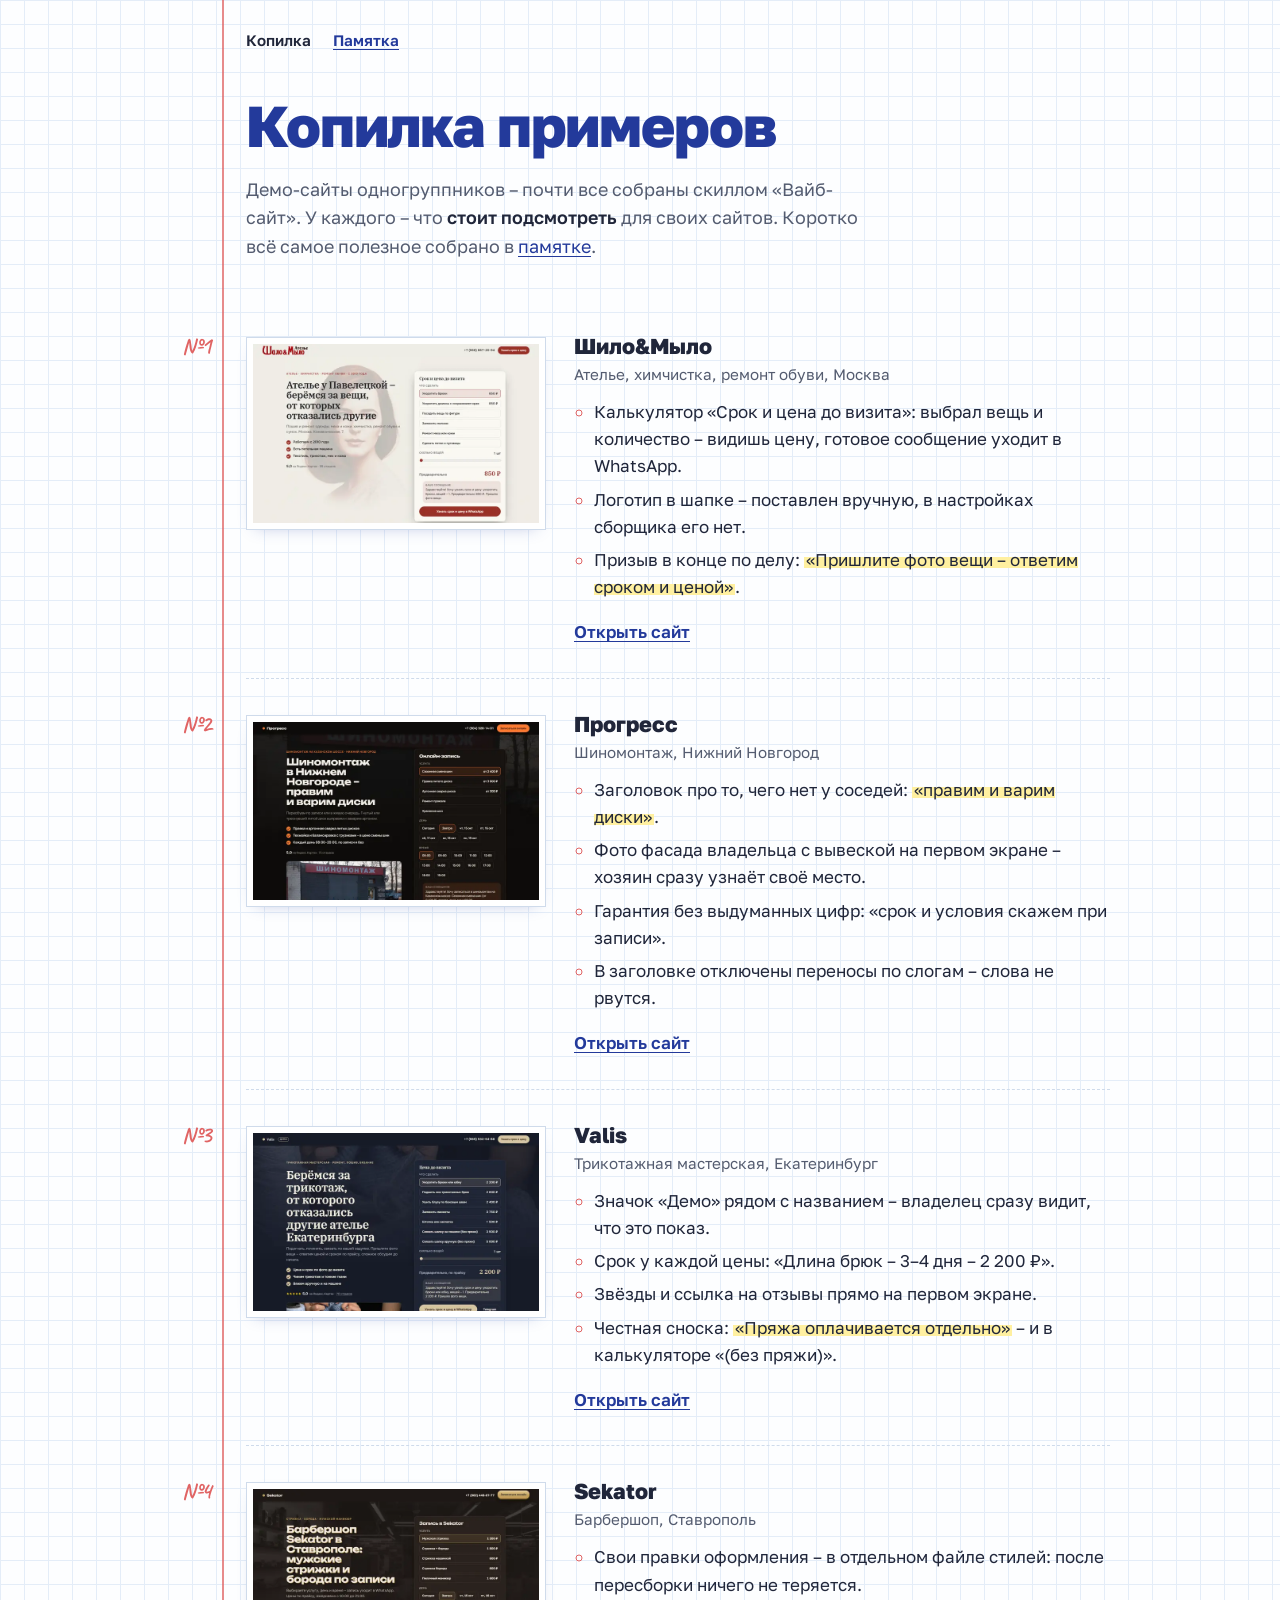
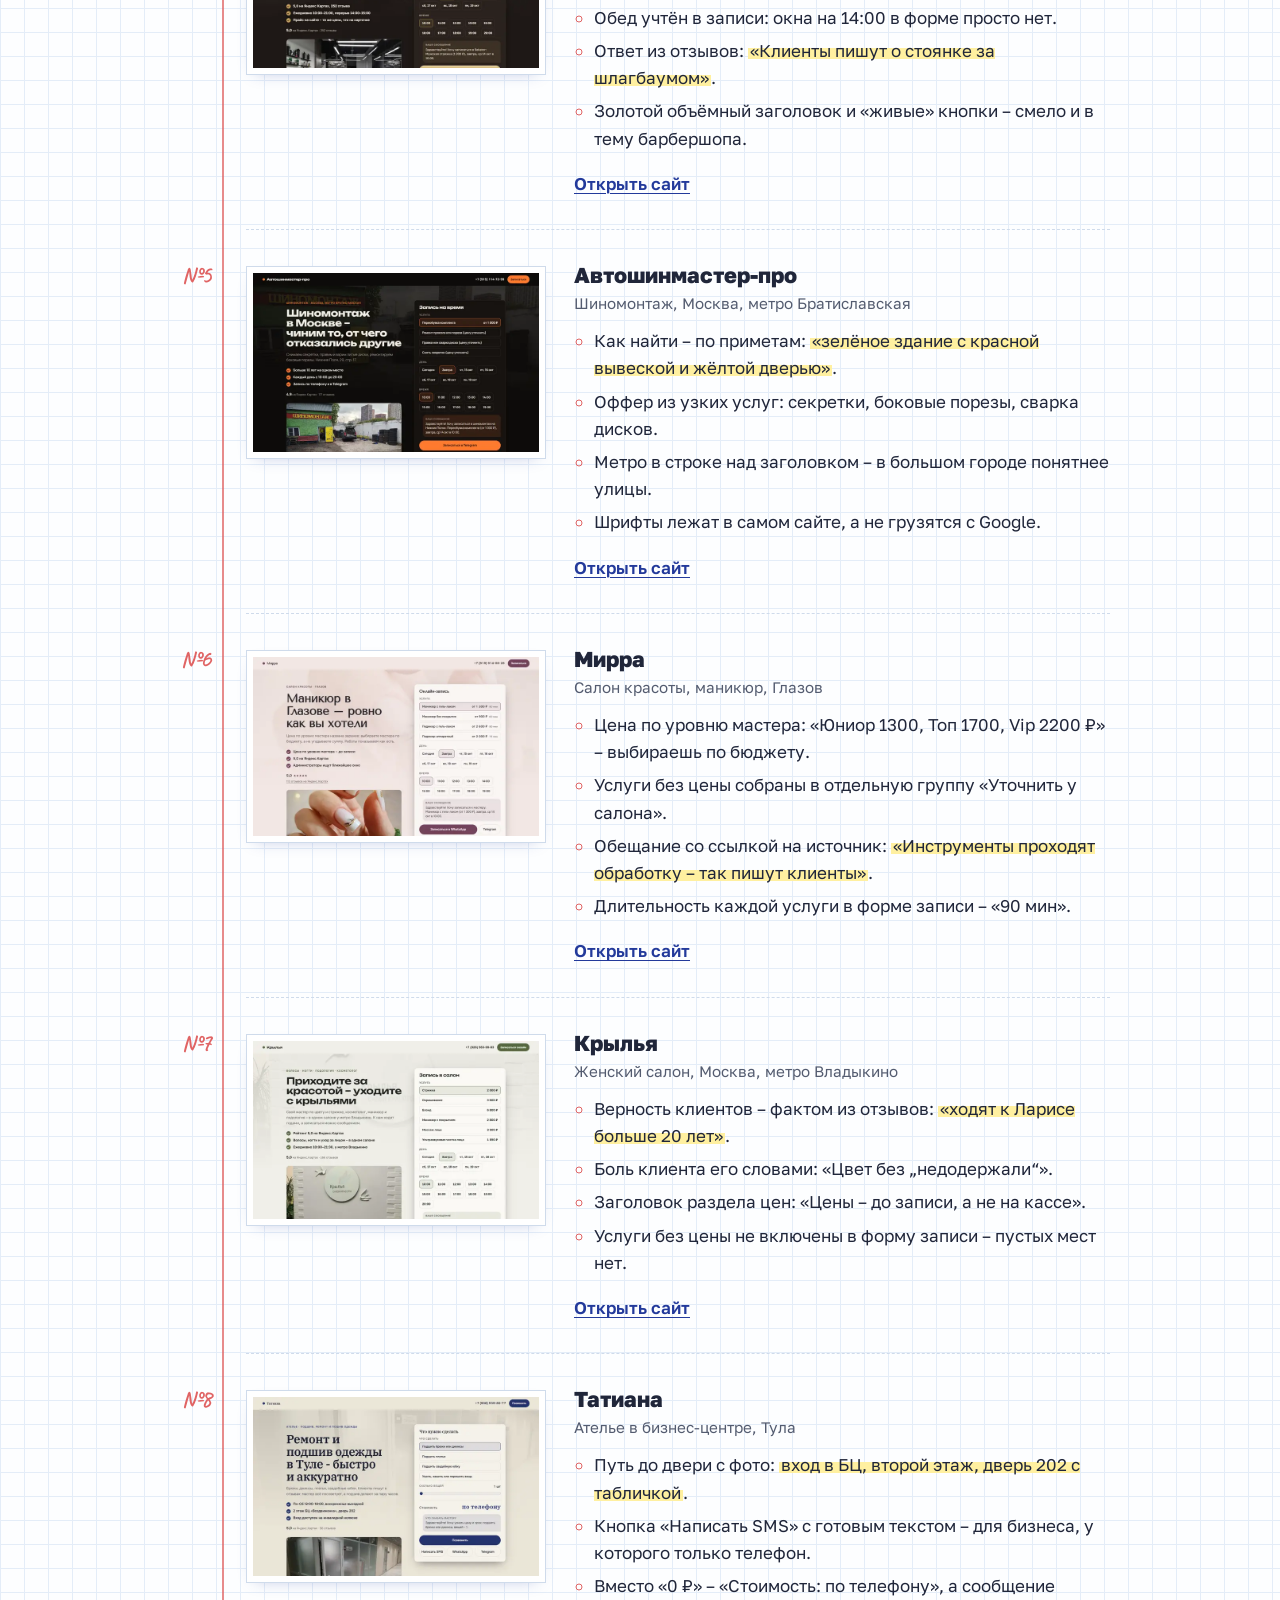
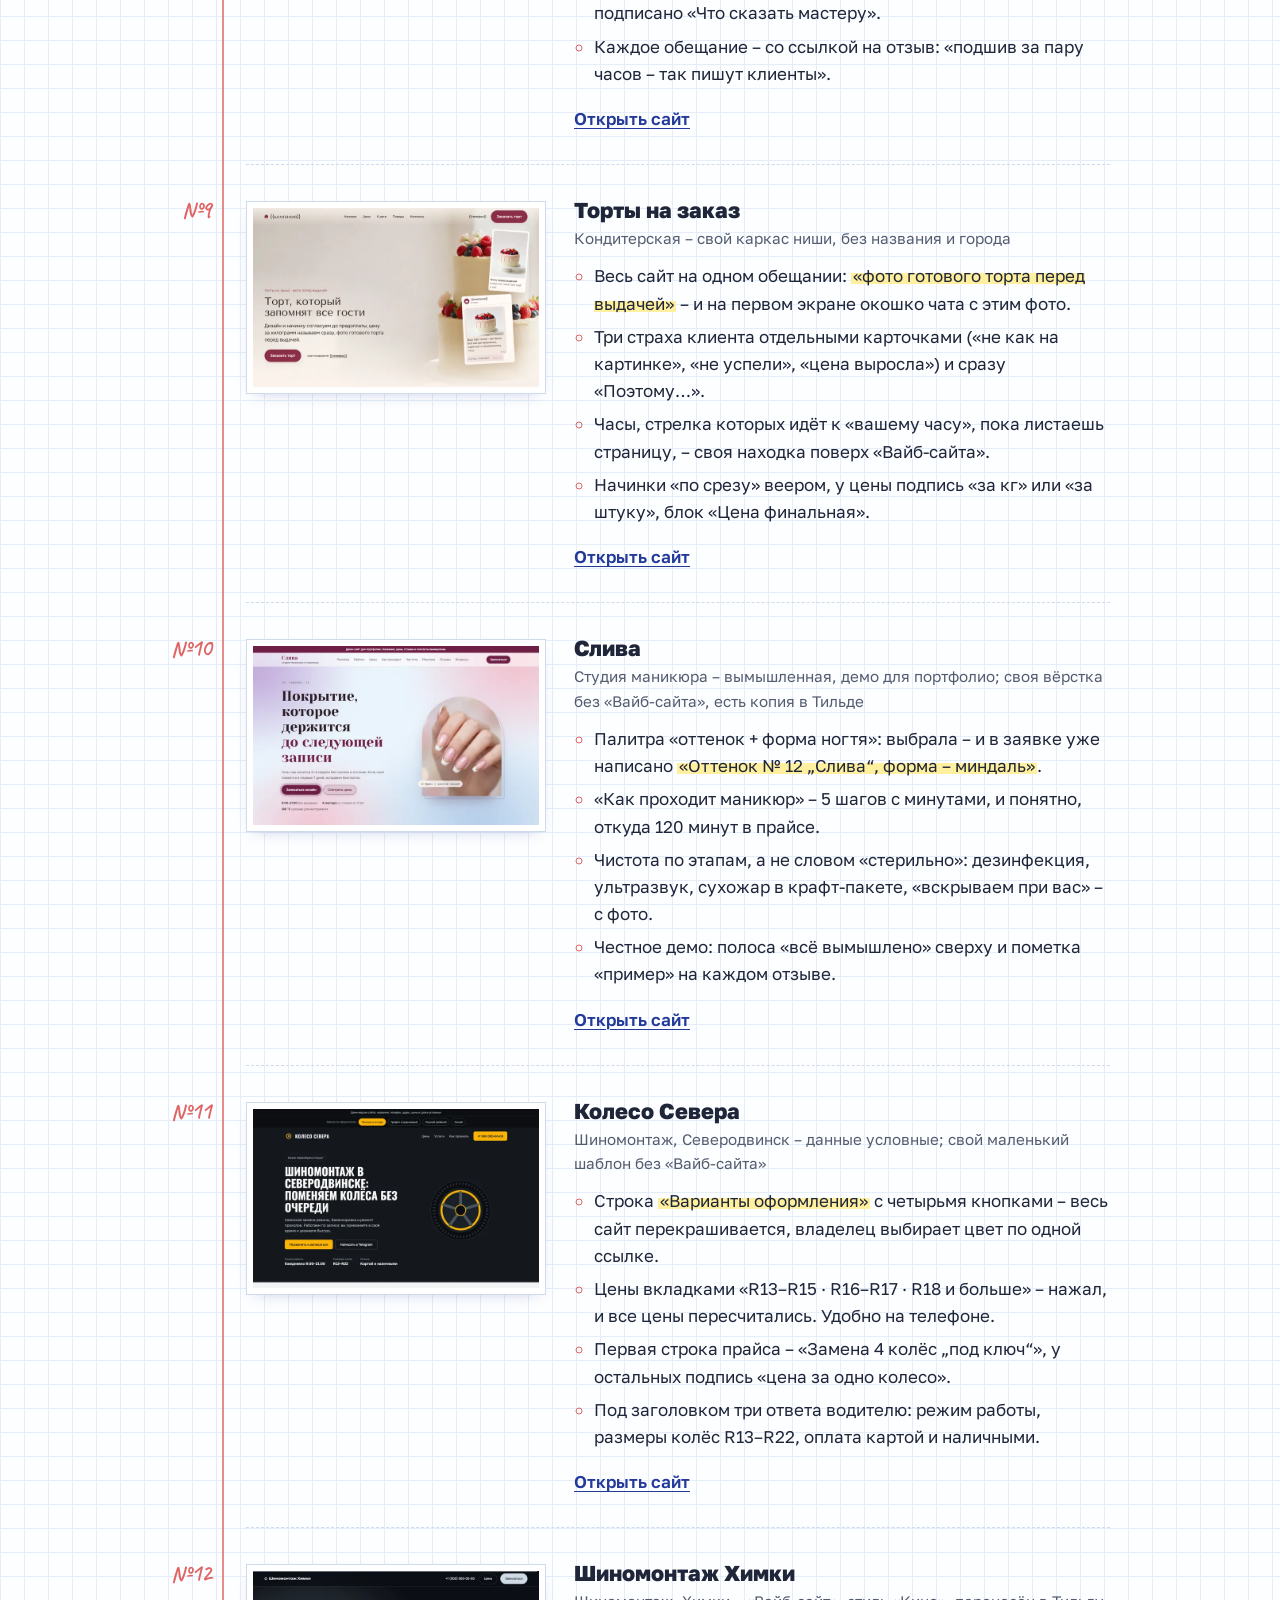
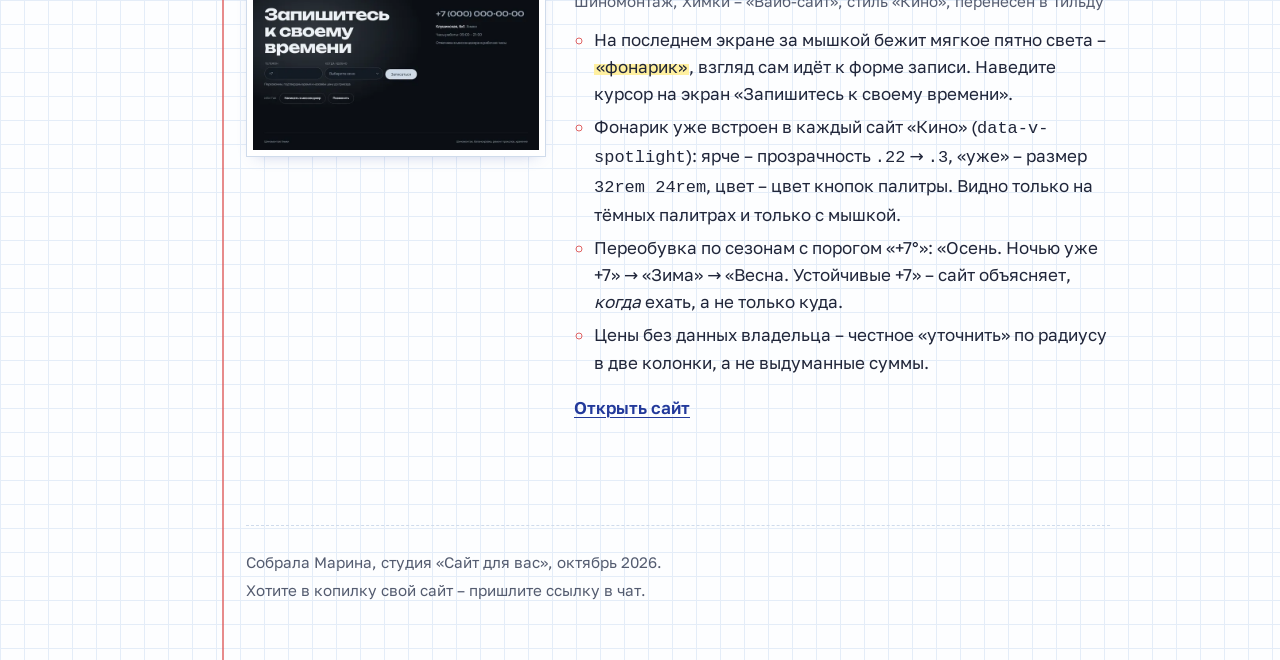
<file: index.html>
<!doctype html>
<html lang="ru">
<head>
<meta charset="utf-8">
<meta name="viewport" content="width=device-width, initial-scale=1">
<title>Копилка примеров – сайты одногруппников</title>
<meta name="description" content="Двенадцать демо-сайтов одногруппников и что в каждом стоит подсмотреть для своих сайтов.">
<meta property="og:title" content="Копилка примеров – сайты одногруппников">
<meta property="og:description" content="Двенадцать демо-сайтов и что в каждом стоит подсмотреть: заголовки, путь до двери, кнопка SMS, честные цены, «фонарик» за курсором.">
<meta property="og:type" content="website">
<meta name="robots" content="noindex, nofollow">
<link rel="icon" href="data:image/svg+xml,%3Csvg xmlns='http://www.w3.org/2000/svg' viewBox='0 0 32 32'%3E%3Crect width='32' height='32' rx='6' fill='%23233a9b'/%3E%3Cpath d='M9 6v20' stroke='%23e06464' stroke-width='2'/%3E%3C/svg%3E">
<link rel="stylesheet" href="assets/fonts/fonts.css">
<link rel="stylesheet" href="style.css">
</head>
<body>
<main class="page">
  <nav class="nav" aria-label="Страницы">
    <a href="./" aria-current="page">Копилка</a>
    <a href="pamyatka.html">Памятка</a>
  </nav>

  <h1>Копилка примеров</h1>
  <p class="lead">Демо-сайты одногруппников – почти все собраны скиллом «Вайб-сайт». У каждого – что <strong>стоит подсмотреть</strong> для своих сайтов. Коротко всё самое полезное собрано в <a href="pamyatka.html">памятке</a>.</p>

  <ol class="clips">
    <li class="clip">
      <span class="note" aria-hidden="true">№1</span>
      <a class="shot" href="https://vineravip2018-jpg.github.io/shilo-mylo/" target="_blank" rel="noopener"><img src="assets/shots/shilo-mylo.webp" alt="Первый экран сайта ателье «Шило&amp;Мыло»" width="720" height="450" loading="lazy"></a>
      <div>
        <h3>Шило&amp;Мыло</h3>
        <p class="where">Ателье, химчистка, ремонт обуви, Москва</p>
        <ul>
          <li>Калькулятор «Срок и цена до визита»: выбрал вещь и количество – видишь цену, готовое сообщение уходит в WhatsApp.</li>
          <li>Логотип в шапке – поставлен вручную, в настройках сборщика его нет.</li>
          <li>Призыв в конце по делу: <mark>«Пришлите фото вещи – ответим сроком и ценой»</mark>.</li>
        </ul>
        <a class="open" href="https://vineravip2018-jpg.github.io/shilo-mylo/" target="_blank" rel="noopener">Открыть сайт</a>
      </div>
    </li>

    <li class="clip">
      <span class="note" aria-hidden="true">№2</span>
      <a class="shot" href="https://erzhevsky-glitch.github.io/shinomontazh-n-n-progress-prodayuschiy/" target="_blank" rel="noopener"><img src="assets/shots/progress.webp" alt="Первый экран сайта шиномонтажа «Прогресс»" width="720" height="450" loading="lazy"></a>
      <div>
        <h3>Прогресс</h3>
        <p class="where">Шиномонтаж, Нижний Новгород</p>
        <ul>
          <li>Заголовок про то, чего нет у соседей: <mark>«правим и варим диски»</mark>.</li>
          <li>Фото фасада владельца с вывеской на первом экране – хозяин сразу узнаёт своё место.</li>
          <li>Гарантия без выдуманных цифр: «срок и условия скажем при записи».</li>
          <li>В заголовке отключены переносы по слогам – слова не рвутся.</li>
        </ul>
        <a class="open" href="https://erzhevsky-glitch.github.io/shinomontazh-n-n-progress-prodayuschiy/" target="_blank" rel="noopener">Открыть сайт</a>
      </div>
    </li>

    <li class="clip">
      <span class="note" aria-hidden="true">№3</span>
      <a class="shot" href="https://matros-smg.github.io/valis/" target="_blank" rel="noopener"><img src="assets/shots/valis.webp" alt="Первый экран сайта трикотажной мастерской Valis" width="720" height="450" loading="lazy"></a>
      <div>
        <h3>Valis</h3>
        <p class="where">Трикотажная мастерская, Екатеринбург</p>
        <ul>
          <li>Значок «Демо» рядом с названием – владелец сразу видит, что это показ.</li>
          <li>Срок у каждой цены: «Длина брюк – 3–4 дня – 2 200 ₽».</li>
          <li>Звёзды и ссылка на отзывы прямо на первом экране.</li>
          <li>Честная сноска: <mark>«Пряжа оплачивается отдельно»</mark> – и в калькуляторе «(без пряжи)».</li>
        </ul>
        <a class="open" href="https://matros-smg.github.io/valis/" target="_blank" rel="noopener">Открыть сайт</a>
      </div>
    </li>

    <li class="clip">
      <span class="note" aria-hidden="true">№4</span>
      <a class="shot" href="https://andreikovalev68.github.io/sekator/" target="_blank" rel="noopener"><img src="assets/shots/sekator.webp" alt="Первый экран сайта барбершопа Sekator" width="720" height="450" loading="lazy"></a>
      <div>
        <h3>Sekator</h3>
        <p class="where">Барбершоп, Ставрополь</p>
        <ul>
          <li>Свои правки оформления – в отдельном файле стилей: после пересборки ничего не теряется.</li>
          <li>Обед учтён в записи: окна на 14:00 в форме просто нет.</li>
          <li>Ответ из отзывов: <mark>«Клиенты пишут о стоянке за шлагбаумом»</mark>.</li>
          <li>Золотой объёмный заголовок и «живые» кнопки – смело и в тему барбершопа.</li>
        </ul>
        <a class="open" href="https://andreikovalev68.github.io/sekator/" target="_blank" rel="noopener">Открыть сайт</a>
      </div>
    </li>

    <li class="clip">
      <span class="note" aria-hidden="true">№5</span>
      <a class="shot" href="https://allaulyanova.github.io/shinomontazh/" target="_blank" rel="noopener"><img src="assets/shots/avtoshinmaster.webp" alt="Первый экран сайта шиномонтажа «Автошинмастер-про»" width="720" height="450" loading="lazy"></a>
      <div>
        <h3>Автошинмастер-про</h3>
        <p class="where">Шиномонтаж, Москва, метро Братиславская</p>
        <ul>
          <li>Как найти – по приметам: <mark>«зелёное здание с красной вывеской и жёлтой дверью»</mark>.</li>
          <li>Оффер из узких услуг: секретки, боковые порезы, сварка дисков.</li>
          <li>Метро в строке над заголовком – в большом городе понятнее улицы.</li>
          <li>Шрифты лежат в самом сайте, а не грузятся с Google.</li>
        </ul>
        <a class="open" href="https://allaulyanova.github.io/shinomontazh/" target="_blank" rel="noopener">Открыть сайт</a>
      </div>
    </li>

    <li class="clip">
      <span class="note" aria-hidden="true">№6</span>
      <a class="shot" href="https://tuzir2022-creator.github.io/mirra/prod/" target="_blank" rel="noopener"><img src="assets/shots/mirra.webp" alt="Первый экран сайта салона красоты «Мирра»" width="720" height="450" loading="lazy"></a>
      <div>
        <h3>Мирра</h3>
        <p class="where">Салон красоты, маникюр, Глазов</p>
        <ul>
          <li>Цена по уровню мастера: «Юниор 1300, Топ 1700, Vip 2200 ₽» – выбираешь по бюджету.</li>
          <li>Услуги без цены собраны в отдельную группу «Уточнить у салона».</li>
          <li>Обещание со ссылкой на источник: <mark>«Инструменты проходят обработку – так пишут клиенты»</mark>.</li>
          <li>Длительность каждой услуги в форме записи – «90 мин».</li>
        </ul>
        <a class="open" href="https://tuzir2022-creator.github.io/mirra/prod/" target="_blank" rel="noopener">Открыть сайт</a>
      </div>
    </li>

    <li class="clip">
      <span class="note" aria-hidden="true">№7</span>
      <a class="shot" href="https://max19761007.github.io/wings/" target="_blank" rel="noopener"><img src="assets/shots/krylya.webp" alt="Первый экран сайта салона «Крылья»" width="720" height="450" loading="lazy"></a>
      <div>
        <h3>Крылья</h3>
        <p class="where">Женский салон, Москва, метро Владыкино</p>
        <ul>
          <li>Верность клиентов – фактом из отзывов: <mark>«ходят к Ларисе больше 20 лет»</mark>.</li>
          <li>Боль клиента его словами: «Цвет без „недодержали“».</li>
          <li>Заголовок раздела цен: «Цены – до записи, а не на кассе».</li>
          <li>Услуги без цены не включены в форму записи – пустых мест нет.</li>
        </ul>
        <a class="open" href="https://max19761007.github.io/wings/" target="_blank" rel="noopener">Открыть сайт</a>
      </div>
    </li>

    <li class="clip">
      <span class="note" aria-hidden="true">№8</span>
      <a class="shot" href="https://stomlr64-bit.github.io/tatiana/" target="_blank" rel="noopener"><img src="assets/shots/tatiana.webp" alt="Первый экран сайта ателье «Татиана»" width="720" height="450" loading="lazy"></a>
      <div>
        <h3>Татиана</h3>
        <p class="where">Ателье в бизнес-центре, Тула</p>
        <ul>
          <li>Путь до двери с фото: <mark>вход в БЦ, второй этаж, дверь 202 с табличкой</mark>.</li>
          <li>Кнопка «Написать SMS» с готовым текстом – для бизнеса, у которого только телефон.</li>
          <li>Вместо «0 ₽» – «Стоимость: по телефону», а сообщение подписано «Что сказать мастеру».</li>
          <li>Каждое обещание – со ссылкой на отзыв: «подшив за пару часов – так пишут клиенты».</li>
        </ul>
        <a class="open" href="https://stomlr64-bit.github.io/tatiana/" target="_blank" rel="noopener">Открыть сайт</a>
      </div>
    </li>

    <li class="clip">
      <span class="note" aria-hidden="true">№9</span>
      <a class="shot" href="https://annanatroshvili24-afk.github.io/cakes-demo/" target="_blank" rel="noopener"><img src="assets/shots/torty.webp" alt="Первый экран каркаса сайта «Торты на заказ»" width="720" height="450" loading="lazy"></a>
      <div>
        <h3>Торты на заказ</h3>
        <p class="where">Кондитерская – свой каркас ниши, без названия и города</p>
        <ul>
          <li>Весь сайт на одном обещании: <mark>«фото готового торта перед выдачей»</mark> – и на первом экране окошко чата с этим фото.</li>
          <li>Три страха клиента отдельными карточками («не как на картинке», «не успели», «цена выросла») и сразу «Поэтому…».</li>
          <li>Часы, стрелка которых идёт к «вашему часу», пока листаешь страницу, – своя находка поверх «Вайб-сайта».</li>
          <li>Начинки «по срезу» веером, у цены подпись «за кг» или «за штуку», блок «Цена финальная».</li>
        </ul>
        <a class="open" href="https://annanatroshvili24-afk.github.io/cakes-demo/" target="_blank" rel="noopener">Открыть сайт</a>
      </div>
    </li>

    <li class="clip">
      <span class="note" aria-hidden="true">№10</span>
      <a class="shot" href="https://agnia777.github.io/test_websit_webcode/" target="_blank" rel="noopener"><img src="assets/shots/sliva.webp" alt="Первый экран демо-сайта студии маникюра «Слива»" width="720" height="450" loading="lazy"></a>
      <div>
        <h3>Слива</h3>
        <p class="where">Студия маникюра – вымышленная, демо для портфолио; своя вёрстка без «Вайб-сайта», есть копия в Тильде</p>
        <ul>
          <li>Палитра «оттенок + форма ногтя»: выбрала – и в заявке уже написано <mark>«Оттенок № 12 „Слива“, форма – миндаль»</mark>.</li>
          <li>«Как проходит маникюр» – 5 шагов с минутами, и понятно, откуда 120 минут в прайсе.</li>
          <li>Чистота по этапам, а не словом «стерильно»: дезинфекция, ультразвук, сухожар в крафт-пакете, «вскрываем при вас» – с фото.</li>
          <li>Честное демо: полоса «всё вымышлено» сверху и пометка «пример» на каждом отзыве.</li>
        </ul>
        <a class="open" href="https://agnia777.github.io/test_websit_webcode/" target="_blank" rel="noopener">Открыть сайт</a>
      </div>
    </li>

    <li class="clip">
      <span class="note" aria-hidden="true">№11</span>
      <a class="shot" href="https://elenahu9-afk.github.io/demo-shinomontazh/" target="_blank" rel="noopener"><img src="assets/shots/koleso-severa.webp" alt="Первый экран демо-сайта шиномонтажа «Колесо Севера»" width="720" height="450" loading="lazy"></a>
      <div>
        <h3>Колесо Севера</h3>
        <p class="where">Шиномонтаж, Северодвинск – данные условные; свой маленький шаблон без «Вайб-сайта»</p>
        <ul>
          <li>Строка <mark>«Варианты оформления»</mark> с четырьмя кнопками – весь сайт перекрашивается, владелец выбирает цвет по одной ссылке.</li>
          <li>Цены вкладками «R13–R15 · R16–R17 · R18 и больше» – нажал, и все цены пересчитались. Удобно на телефоне.</li>
          <li>Первая строка прайса – «Замена 4 колёс „под ключ“», у остальных подпись «цена за одно колесо».</li>
          <li>Под заголовком три ответа водителю: режим работы, размеры колёс R13–R22, оплата картой и наличными.</li>
        </ul>
        <a class="open" href="https://elenahu9-afk.github.io/demo-shinomontazh/" target="_blank" rel="noopener">Открыть сайт</a>
      </div>
    </li>

    <li class="clip">
      <span class="note" aria-hidden="true">№12</span>
      <a class="shot" href="https://hundredth-braw-lemon.tilda.ws/shinomontazh-demo" target="_blank" rel="noopener"><img src="assets/shots/khimki-fonarik.webp" alt="Последний экран демо-сайта шиномонтажа в Химках: пятно света за курсором" width="720" height="450" loading="lazy"></a>
      <div>
        <h3>Шиномонтаж Химки</h3>
        <p class="where">Шиномонтаж, Химки – «Вайб-сайт», стиль «Кино», перенесён в Тильду</p>
        <ul>
          <li>На последнем экране за мышкой бежит мягкое пятно света – <mark>«фонарик»</mark>, взгляд сам идёт к форме записи. Наведите курсор на экран «Запишитесь к своему времени».</li>
          <li>Фонарик уже встроен в каждый сайт «Кино» (<code>data-v-spotlight</code>): ярче – прозрачность <code>.22</code> → <code>.3</code>, «уже» – размер <code>32rem 24rem</code>, цвет – цвет кнопок палитры. Видно только на тёмных палитрах и только с мышкой.</li>
          <li>Переобувка по сезонам с порогом «+7°»: «Осень. Ночью уже +7» → «Зима» → «Весна. Устойчивые +7» – сайт объясняет, <em>когда</em> ехать, а не только куда.</li>
          <li>Цены без данных владельца – честное «уточнить» по радиусу в две колонки, а не выдуманные суммы.</li>
        </ul>
        <a class="open" href="https://hundredth-braw-lemon.tilda.ws/shinomontazh-demo" target="_blank" rel="noopener">Открыть сайт</a>
      </div>
    </li>
  </ol>

  <footer class="foot">
    <p>Собрала Марина, студия «Сайт для вас», октябрь 2026.</p>
    <p>Хотите в копилку свой сайт – пришлите ссылку в чат.</p>
  </footer>
</main>
</body>
</html>
</file>
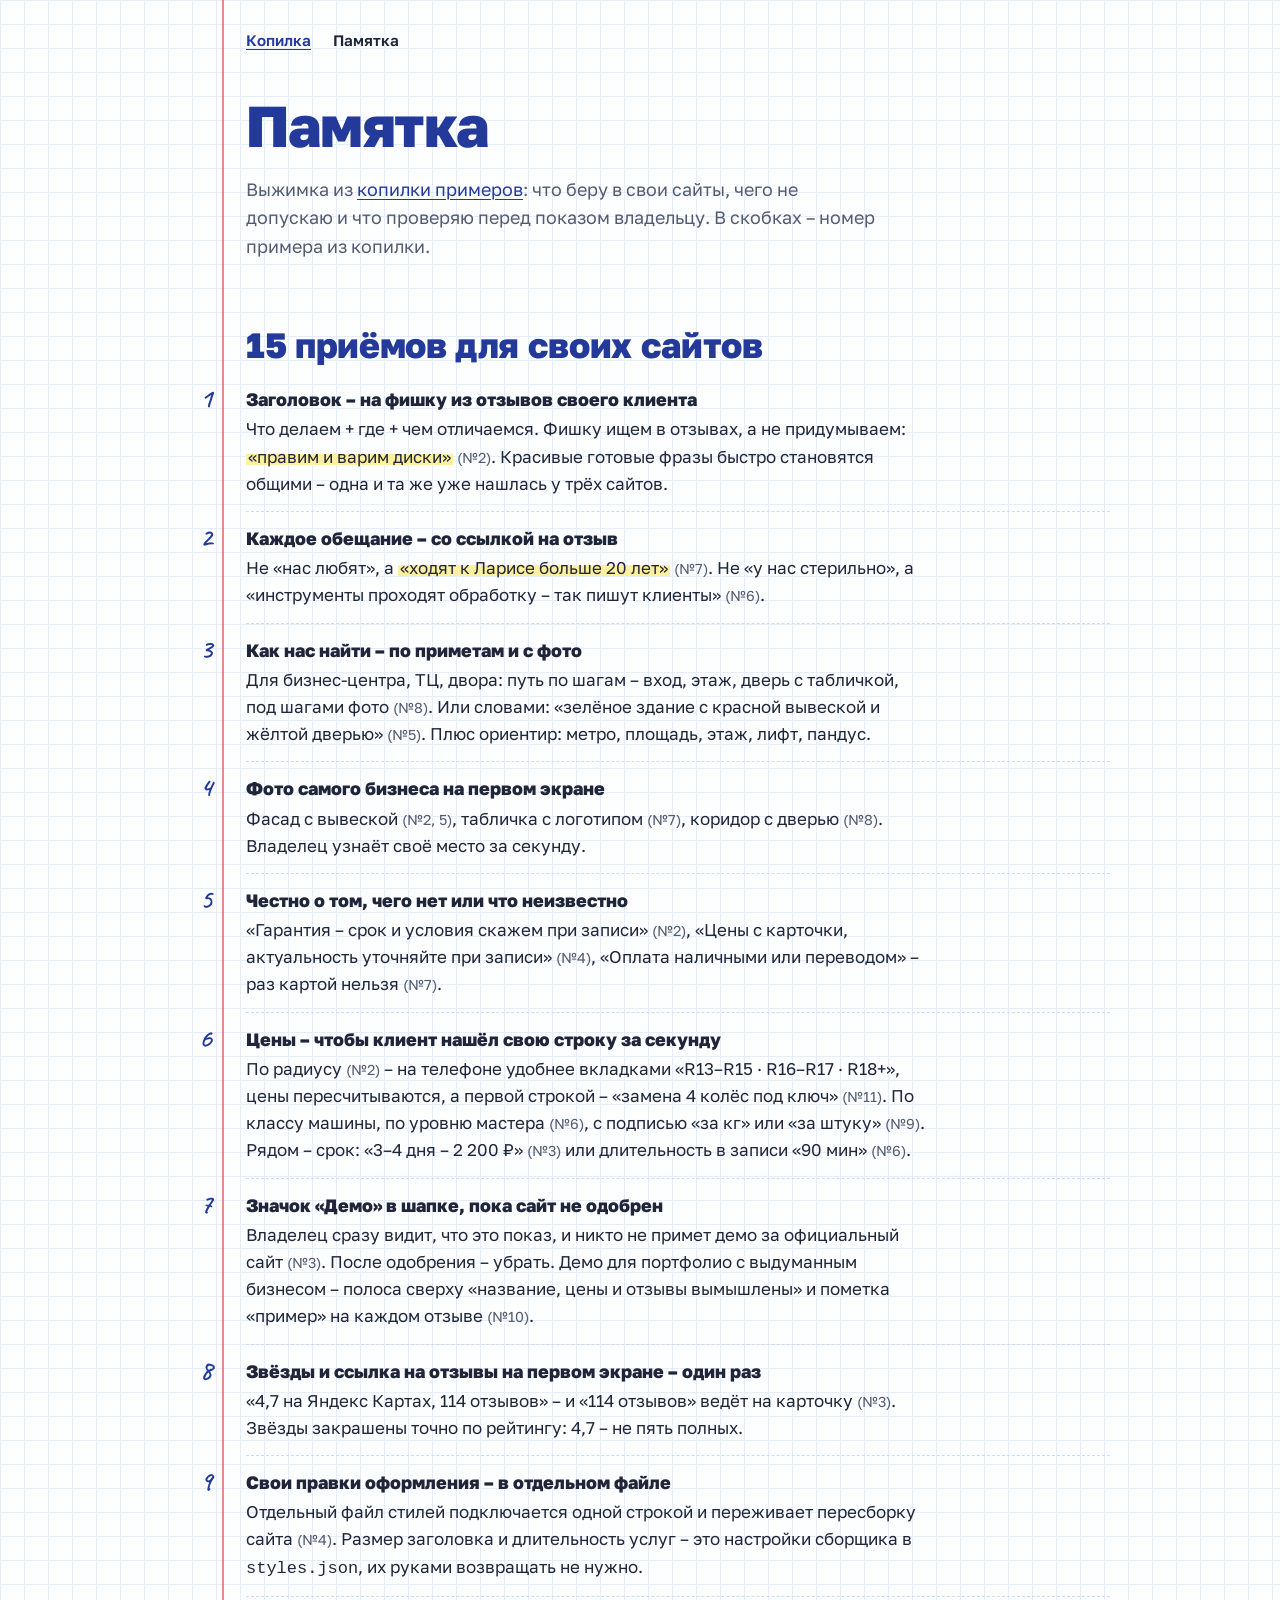
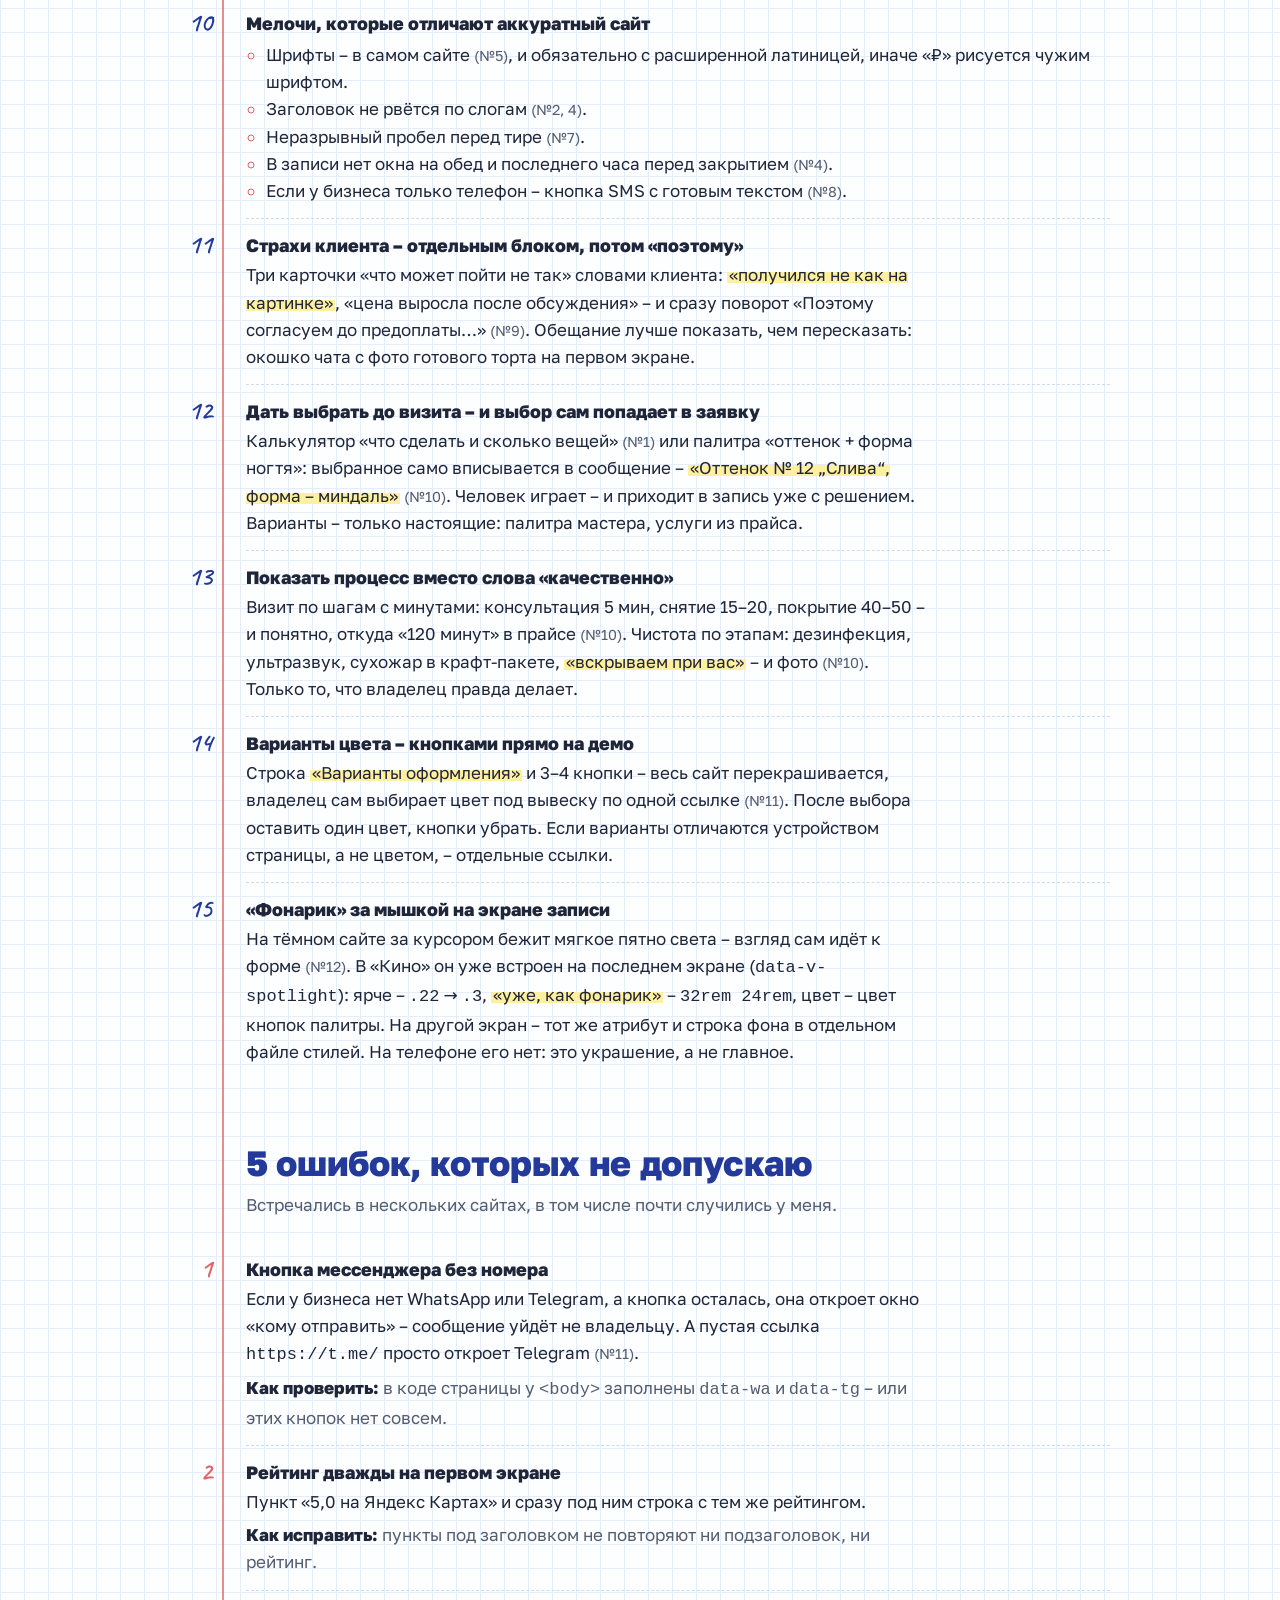
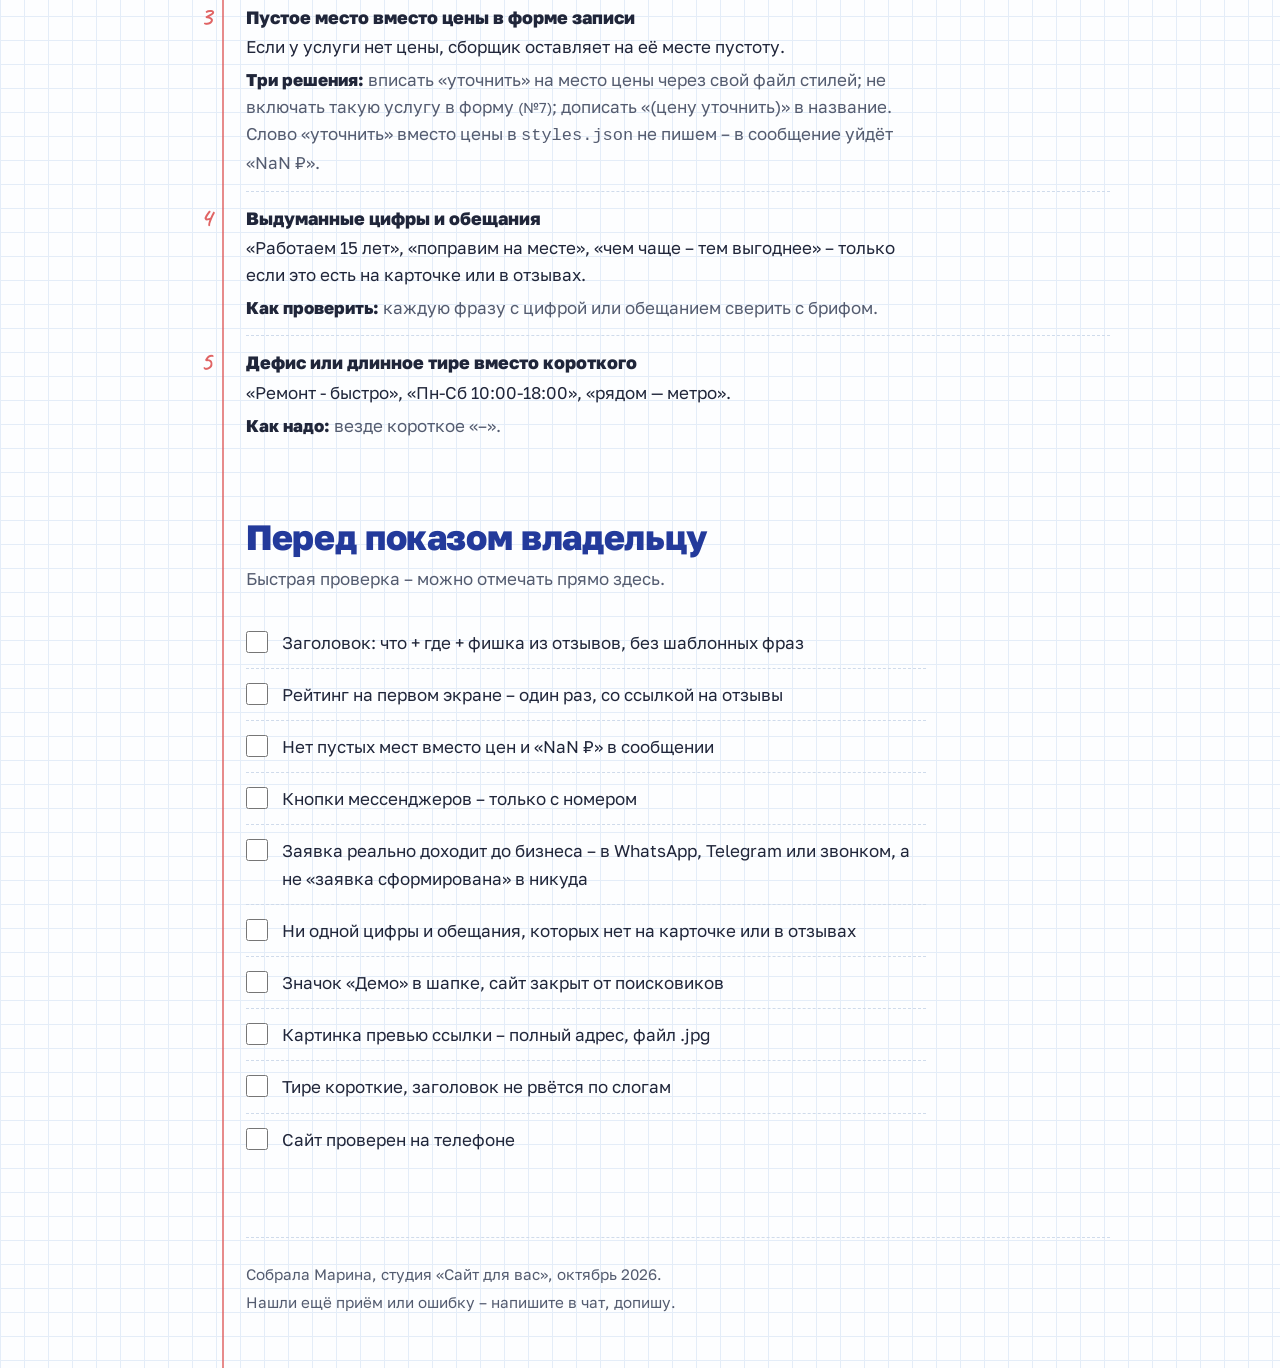
<file: pamyatka.html>
<!doctype html>
<html lang="ru">
<head>
<meta charset="utf-8">
<meta name="viewport" content="width=device-width, initial-scale=1">
<title>Памятка – 15 приёмов и 5 ошибок</title>
<meta name="description" content="Выжимка из копилки примеров: 15 приёмов для своих сайтов, 5 частых ошибок и чек-лист перед показом владельцу.">
<meta property="og:title" content="Памятка – 15 приёмов и 5 ошибок">
<meta property="og:description" content="Выжимка из копилки: что брать в свои сайты, чего не допускать и что проверить перед показом владельцу.">
<meta property="og:type" content="website">
<meta name="robots" content="noindex, nofollow">
<link rel="icon" href="data:image/svg+xml,%3Csvg xmlns='http://www.w3.org/2000/svg' viewBox='0 0 32 32'%3E%3Crect width='32' height='32' rx='6' fill='%23233a9b'/%3E%3Cpath d='M9 6v20' stroke='%23e06464' stroke-width='2'/%3E%3C/svg%3E">
<link rel="stylesheet" href="assets/fonts/fonts.css">
<link rel="stylesheet" href="style.css">
</head>
<body>
<main class="page">
  <nav class="nav" aria-label="Страницы">
    <a href="./">Копилка</a>
    <a href="pamyatka.html" aria-current="page">Памятка</a>
  </nav>

  <h1>Памятка</h1>
  <p class="lead">Выжимка из <a href="./">копилки примеров</a>: что беру в свои сайты, чего не допускаю и что проверяю перед показом владельцу. В скобках – номер примера из копилки.</p>

  <h2>15 приёмов для своих сайтов</h2>
  <ol class="tips">
    <li>
      <h3>Заголовок – на фишку из отзывов своего клиента</h3>
      <p>Что делаем + где + чем отличаемся. Фишку ищем в отзывах, а не придумываем: <mark>«правим и варим диски»</mark> <span class="src">(№2)</span>. Красивые готовые фразы быстро становятся общими – одна и та же уже нашлась у трёх сайтов.</p>
    </li>
    <li>
      <h3>Каждое обещание – со ссылкой на отзыв</h3>
      <p>Не «нас любят», а <mark>«ходят к Ларисе больше 20 лет»</mark> <span class="src">(№7)</span>. Не «у нас стерильно», а «инструменты проходят обработку – так пишут клиенты» <span class="src">(№6)</span>.</p>
    </li>
    <li>
      <h3>Как нас найти – по приметам и с фото</h3>
      <p>Для бизнес-центра, ТЦ, двора: путь по шагам – вход, этаж, дверь с табличкой, под шагами фото <span class="src">(№8)</span>. Или словами: «зелёное здание с красной вывеской и жёлтой дверью» <span class="src">(№5)</span>. Плюс ориентир: метро, площадь, этаж, лифт, пандус.</p>
    </li>
    <li>
      <h3>Фото самого бизнеса на первом экране</h3>
      <p>Фасад с вывеской <span class="src">(№2, 5)</span>, табличка с логотипом <span class="src">(№7)</span>, коридор с дверью <span class="src">(№8)</span>. Владелец узнаёт своё место за секунду.</p>
    </li>
    <li>
      <h3>Честно о том, чего нет или что неизвестно</h3>
      <p>«Гарантия – срок и условия скажем при записи» <span class="src">(№2)</span>, «Цены с карточки, актуальность уточняйте при записи» <span class="src">(№4)</span>, «Оплата наличными или переводом» – раз картой нельзя <span class="src">(№7)</span>.</p>
    </li>
    <li>
      <h3>Цены – чтобы клиент нашёл свою строку за секунду</h3>
      <p>По радиусу <span class="src">(№2)</span> – на телефоне удобнее вкладками «R13–R15 · R16–R17 · R18+», цены пересчитываются, а первой строкой – «замена 4 колёс под ключ» <span class="src">(№11)</span>. По классу машины, по уровню мастера <span class="src">(№6)</span>, с подписью «за кг» или «за штуку» <span class="src">(№9)</span>. Рядом – срок: «3–4 дня – 2 200 ₽» <span class="src">(№3)</span> или длительность в записи «90 мин» <span class="src">(№6)</span>.</p>
    </li>
    <li>
      <h3>Значок «Демо» в шапке, пока сайт не одобрен</h3>
      <p>Владелец сразу видит, что это показ, и никто не примет демо за официальный сайт <span class="src">(№3)</span>. После одобрения – убрать. Демо для портфолио с выдуманным бизнесом – полоса сверху «название, цены и отзывы вымышлены» и пометка «пример» на каждом отзыве <span class="src">(№10)</span>.</p>
    </li>
    <li>
      <h3>Звёзды и ссылка на отзывы на первом экране – один раз</h3>
      <p>«4,7 на Яндекс Картах, 114 отзывов» – и «114 отзывов» ведёт на карточку <span class="src">(№3)</span>. Звёзды закрашены точно по рейтингу: 4,7 – не пять полных.</p>
    </li>
    <li>
      <h3>Свои правки оформления – в отдельном файле</h3>
      <p>Отдельный файл стилей подключается одной строкой и переживает пересборку сайта <span class="src">(№4)</span>. Размер заголовка и длительность услуг – это настройки сборщика в <code>styles.json</code>, их руками возвращать не нужно.</p>
    </li>
    <li>
      <h3>Мелочи, которые отличают аккуратный сайт</h3>
      <ul>
        <li>Шрифты – в самом сайте <span class="src">(№5)</span>, и обязательно с расширенной латиницей, иначе «₽» рисуется чужим шрифтом.</li>
        <li>Заголовок не рвётся по слогам <span class="src">(№2, 4)</span>.</li>
        <li>Неразрывный пробел перед тире <span class="src">(№7)</span>.</li>
        <li>В записи нет окна на обед и последнего часа перед закрытием <span class="src">(№4)</span>.</li>
        <li>Если у бизнеса только телефон – кнопка SMS с готовым текстом <span class="src">(№8)</span>.</li>
      </ul>
    </li>
    <li>
      <h3>Страхи клиента – отдельным блоком, потом «поэтому»</h3>
      <p>Три карточки «что может пойти не так» словами клиента: <mark>«получился не как на картинке»</mark>, «цена выросла после обсуждения» – и сразу поворот «Поэтому согласуем до предоплаты…» <span class="src">(№9)</span>. Обещание лучше показать, чем пересказать: окошко чата с фото готового торта на первом экране.</p>
    </li>
    <li>
      <h3>Дать выбрать до визита – и выбор сам попадает в заявку</h3>
      <p>Калькулятор «что сделать и сколько вещей» <span class="src">(№1)</span> или палитра «оттенок + форма ногтя»: выбранное само вписывается в сообщение – <mark>«Оттенок № 12 „Слива“, форма – миндаль»</mark> <span class="src">(№10)</span>. Человек играет – и приходит в запись уже с решением. Варианты – только настоящие: палитра мастера, услуги из прайса.</p>
    </li>
    <li>
      <h3>Показать процесс вместо слова «качественно»</h3>
      <p>Визит по шагам с минутами: консультация 5 мин, снятие 15–20, покрытие 40–50 – и понятно, откуда «120 минут» в прайсе <span class="src">(№10)</span>. Чистота по этапам: дезинфекция, ультразвук, сухожар в крафт-пакете, <mark>«вскрываем при вас»</mark> – и фото <span class="src">(№10)</span>. Только то, что владелец правда делает.</p>
    </li>
    <li>
      <h3>Варианты цвета – кнопками прямо на демо</h3>
      <p>Строка <mark>«Варианты оформления»</mark> и 3–4 кнопки – весь сайт перекрашивается, владелец сам выбирает цвет под вывеску по одной ссылке <span class="src">(№11)</span>. После выбора оставить один цвет, кнопки убрать. Если варианты отличаются устройством страницы, а не цветом, – отдельные ссылки.</p>
    </li>
    <li>
      <h3>«Фонарик» за мышкой на экране записи</h3>
      <p>На тёмном сайте за курсором бежит мягкое пятно света – взгляд сам идёт к форме <span class="src">(№12)</span>. В «Кино» он уже встроен на последнем экране (<code>data-v-spotlight</code>): ярче – <code>.22</code> → <code>.3</code>, <mark>«уже, как фонарик»</mark> – <code>32rem 24rem</code>, цвет – цвет кнопок палитры. На другой экран – тот же атрибут и строка фона в отдельном файле стилей. На телефоне его нет: это украшение, а не главное.</p>
    </li>
  </ol>

  <h2>5 ошибок, которых не допускаю</h2>
  <p class="sub">Встречались в нескольких сайтах, в том числе почти случились у меня.</p>
  <ol class="errors">
    <li>
      <h3>Кнопка мессенджера без номера</h3>
      <p>Если у бизнеса нет WhatsApp или Telegram, а кнопка осталась, она откроет окно «кому отправить» – сообщение уйдёт не владельцу. А пустая ссылка <code>https://t.me/</code> просто откроет Telegram <span class="src">(№11)</span>.</p>
      <p class="fix"><b>Как проверить:</b> в коде страницы у <code>&lt;body&gt;</code> заполнены <code>data-wa</code> и <code>data-tg</code> – или этих кнопок нет совсем.</p>
    </li>
    <li>
      <h3>Рейтинг дважды на первом экране</h3>
      <p>Пункт «5,0 на Яндекс Картах» и сразу под ним строка с тем же рейтингом.</p>
      <p class="fix"><b>Как исправить:</b> пункты под заголовком не повторяют ни подзаголовок, ни рейтинг.</p>
    </li>
    <li>
      <h3>Пустое место вместо цены в форме записи</h3>
      <p>Если у услуги нет цены, сборщик оставляет на её месте пустоту.</p>
      <p class="fix"><b>Три решения:</b> вписать «уточнить» на место цены через свой файл стилей; не включать такую услугу в форму <span class="src">(№7)</span>; дописать «(цену уточнить)» в название. Слово «уточнить» вместо цены в <code>styles.json</code> не пишем – в сообщение уйдёт «NaN ₽».</p>
    </li>
    <li>
      <h3>Выдуманные цифры и обещания</h3>
      <p>«Работаем 15 лет», «поправим на месте», «чем чаще – тем выгоднее» – только если это есть на карточке или в отзывах.</p>
      <p class="fix"><b>Как проверить:</b> каждую фразу с цифрой или обещанием сверить с брифом.</p>
    </li>
    <li>
      <h3>Дефис или длинное тире вместо короткого</h3>
      <p>«Ремонт - быстро», «Пн-Сб 10:00-18:00», «рядом — метро».</p>
      <p class="fix"><b>Как надо:</b> везде короткое «–».</p>
    </li>
  </ol>

  <h2>Перед показом владельцу</h2>
  <p class="sub">Быстрая проверка – можно отмечать прямо здесь.</p>
  <ul class="check">
    <li><label><input type="checkbox"><span>Заголовок: что + где + фишка из отзывов, без шаблонных фраз</span></label></li>
    <li><label><input type="checkbox"><span>Рейтинг на первом экране – один раз, со ссылкой на отзывы</span></label></li>
    <li><label><input type="checkbox"><span>Нет пустых мест вместо цен и «NaN ₽» в сообщении</span></label></li>
    <li><label><input type="checkbox"><span>Кнопки мессенджеров – только с номером</span></label></li>
    <li><label><input type="checkbox"><span>Заявка реально доходит до бизнеса – в WhatsApp, Telegram или звонком, а не «заявка сформирована» в никуда</span></label></li>
    <li><label><input type="checkbox"><span>Ни одной цифры и обещания, которых нет на карточке или в отзывах</span></label></li>
    <li><label><input type="checkbox"><span>Значок «Демо» в шапке, сайт закрыт от поисковиков</span></label></li>
    <li><label><input type="checkbox"><span>Картинка превью ссылки – полный адрес, файл .jpg</span></label></li>
    <li><label><input type="checkbox"><span>Тире короткие, заголовок не рвётся по слогам</span></label></li>
    <li><label><input type="checkbox"><span>Сайт проверен на телефоне</span></label></li>
  </ul>

  <footer class="foot">
    <p>Собрала Марина, студия «Сайт для вас», октябрь 2026.</p>
    <p>Нашли ещё приём или ошибку – напишите в чат, допишу.</p>
  </footer>
</main>
</body>
</html>
</file>
<file: assets/fonts/fonts.css>
/* Шрифты страницы лежат в самой странице (не грузятся с Google Fonts): Golos Text 400–800, Caveat 600.
   Алфавиты: кириллица и латиница (в latin-ext – знак рубля ₽). Источник: Google Fonts, лицензия SIL Open Font License. */
/* cyrillic-ext */
@font-face {
  font-family: 'Caveat';
  font-style: normal;
  font-weight: 600;
  font-display: swap;
  src: url(caveat-cyrillic-ext.woff2) format('woff2');
  unicode-range: U+0460-052F, U+1C80-1C8A, U+20B4, U+2DE0-2DFF, U+A640-A69F, U+FE2E-FE2F;
}
/* cyrillic */
@font-face {
  font-family: 'Caveat';
  font-style: normal;
  font-weight: 600;
  font-display: swap;
  src: url(caveat-cyrillic.woff2) format('woff2');
  unicode-range: U+0301, U+0400-045F, U+0490-0491, U+04B0-04B1, U+2116;
}
/* latin-ext */
@font-face {
  font-family: 'Caveat';
  font-style: normal;
  font-weight: 600;
  font-display: swap;
  src: url(caveat-latin-ext.woff2) format('woff2');
  unicode-range: U+0100-02BA, U+02BD-02C5, U+02C7-02CC, U+02CE-02D7, U+02DD-02FF, U+0304, U+0308, U+0329, U+1D00-1DBF, U+1E00-1E9F, U+1EF2-1EFF, U+2020, U+20A0-20AB, U+20AD-20C4, U+2113, U+2C60-2C7F, U+A720-A7FF;
}
/* latin */
@font-face {
  font-family: 'Caveat';
  font-style: normal;
  font-weight: 600;
  font-display: swap;
  src: url(caveat-latin.woff2) format('woff2');
  unicode-range: U+0000-00FF, U+0131, U+0152-0153, U+02BB-02BC, U+02C6, U+02DA, U+02DC, U+0304, U+0308, U+0329, U+2000-206F, U+20AC, U+2122, U+2191, U+2193, U+2212, U+2215, U+FEFF, U+FFFD;
}
/* cyrillic-ext */
@font-face {
  font-family: 'Golos Text';
  font-style: normal;
  font-weight: 400;
  font-display: swap;
  src: url(golos-text-cyrillic-ext.woff2) format('woff2');
  unicode-range: U+0460-052F, U+1C80-1C8A, U+20B4, U+2DE0-2DFF, U+A640-A69F, U+FE2E-FE2F;
}
/* cyrillic */
@font-face {
  font-family: 'Golos Text';
  font-style: normal;
  font-weight: 400;
  font-display: swap;
  src: url(golos-text-cyrillic.woff2) format('woff2');
  unicode-range: U+0301, U+0400-045F, U+0490-0491, U+04B0-04B1, U+2116;
}
/* latin-ext */
@font-face {
  font-family: 'Golos Text';
  font-style: normal;
  font-weight: 400;
  font-display: swap;
  src: url(golos-text-latin-ext.woff2) format('woff2');
  unicode-range: U+0100-02BA, U+02BD-02C5, U+02C7-02CC, U+02CE-02D7, U+02DD-02FF, U+0304, U+0308, U+0329, U+1D00-1DBF, U+1E00-1E9F, U+1EF2-1EFF, U+2020, U+20A0-20AB, U+20AD-20C4, U+2113, U+2C60-2C7F, U+A720-A7FF;
}
/* latin */
@font-face {
  font-family: 'Golos Text';
  font-style: normal;
  font-weight: 400;
  font-display: swap;
  src: url(golos-text-latin.woff2) format('woff2');
  unicode-range: U+0000-00FF, U+0131, U+0152-0153, U+02BB-02BC, U+02C6, U+02DA, U+02DC, U+0304, U+0308, U+0329, U+2000-206F, U+20AC, U+2122, U+2191, U+2193, U+2212, U+2215, U+FEFF, U+FFFD;
}
/* cyrillic-ext */
@font-face {
  font-family: 'Golos Text';
  font-style: normal;
  font-weight: 600;
  font-display: swap;
  src: url(golos-text-cyrillic-ext.woff2) format('woff2');
  unicode-range: U+0460-052F, U+1C80-1C8A, U+20B4, U+2DE0-2DFF, U+A640-A69F, U+FE2E-FE2F;
}
/* cyrillic */
@font-face {
  font-family: 'Golos Text';
  font-style: normal;
  font-weight: 600;
  font-display: swap;
  src: url(golos-text-cyrillic.woff2) format('woff2');
  unicode-range: U+0301, U+0400-045F, U+0490-0491, U+04B0-04B1, U+2116;
}
/* latin-ext */
@font-face {
  font-family: 'Golos Text';
  font-style: normal;
  font-weight: 600;
  font-display: swap;
  src: url(golos-text-latin-ext.woff2) format('woff2');
  unicode-range: U+0100-02BA, U+02BD-02C5, U+02C7-02CC, U+02CE-02D7, U+02DD-02FF, U+0304, U+0308, U+0329, U+1D00-1DBF, U+1E00-1E9F, U+1EF2-1EFF, U+2020, U+20A0-20AB, U+20AD-20C4, U+2113, U+2C60-2C7F, U+A720-A7FF;
}
/* latin */
@font-face {
  font-family: 'Golos Text';
  font-style: normal;
  font-weight: 600;
  font-display: swap;
  src: url(golos-text-latin.woff2) format('woff2');
  unicode-range: U+0000-00FF, U+0131, U+0152-0153, U+02BB-02BC, U+02C6, U+02DA, U+02DC, U+0304, U+0308, U+0329, U+2000-206F, U+20AC, U+2122, U+2191, U+2193, U+2212, U+2215, U+FEFF, U+FFFD;
}
/* cyrillic-ext */
@font-face {
  font-family: 'Golos Text';
  font-style: normal;
  font-weight: 800;
  font-display: swap;
  src: url(golos-text-cyrillic-ext.woff2) format('woff2');
  unicode-range: U+0460-052F, U+1C80-1C8A, U+20B4, U+2DE0-2DFF, U+A640-A69F, U+FE2E-FE2F;
}
/* cyrillic */
@font-face {
  font-family: 'Golos Text';
  font-style: normal;
  font-weight: 800;
  font-display: swap;
  src: url(golos-text-cyrillic.woff2) format('woff2');
  unicode-range: U+0301, U+0400-045F, U+0490-0491, U+04B0-04B1, U+2116;
}
/* latin-ext */
@font-face {
  font-family: 'Golos Text';
  font-style: normal;
  font-weight: 800;
  font-display: swap;
  src: url(golos-text-latin-ext.woff2) format('woff2');
  unicode-range: U+0100-02BA, U+02BD-02C5, U+02C7-02CC, U+02CE-02D7, U+02DD-02FF, U+0304, U+0308, U+0329, U+1D00-1DBF, U+1E00-1E9F, U+1EF2-1EFF, U+2020, U+20A0-20AB, U+20AD-20C4, U+2113, U+2C60-2C7F, U+A720-A7FF;
}
/* latin */
@font-face {
  font-family: 'Golos Text';
  font-style: normal;
  font-weight: 800;
  font-display: swap;
  src: url(golos-text-latin.woff2) format('woff2');
  unicode-range: U+0000-00FF, U+0131, U+0152-0153, U+02BB-02BC, U+02C6, U+02DA, U+02DC, U+0304, U+0308, U+0329, U+2000-206F, U+20AC, U+2122, U+2191, U+2193, U+2212, U+2215, U+FEFF, U+FFFD;
}
</file>
<file: style.css>
/* Копилка примеров и памятка – страница-тетрадь: клетка, красное поле, синие чернила, жёлтый маркер */
:root {
  --paper: #fdfeff;
  --grid: #e4edf8;
  --ink: #233a9b;
  --text: #20263a;
  --pencil: #545c70;
  --margin: #e06464;
  --marker: #fff0a0;
  --rule: #cfdbeb;
  --cell: 24px;
  --gut: 20px;
}
* { box-sizing: border-box; }
html { -webkit-text-size-adjust: 100%; }
body {
  margin: 0; color: var(--text); background-color: var(--paper);
  background-image:
    linear-gradient(var(--grid) 1px, transparent 1px),
    linear-gradient(90deg, var(--grid) 1px, transparent 1px);
  background-size: var(--cell) var(--cell);
  font: 400 17px/1.6 "Golos Text", "Segoe UI", system-ui, sans-serif;
}
a { color: var(--ink); text-underline-offset: 3px; text-decoration-thickness: 1px; }
a:hover { text-decoration-thickness: 2px; }
:focus-visible { outline: 3px solid var(--ink); outline-offset: 3px; border-radius: 2px; }

/* лист с красным полем слева */
.page {
  max-width: 980px; margin: 0 auto; padding: 28px var(--gut) 56px 96px;
  position: relative;
}
.page::before {
  content: ""; position: absolute; top: 0; bottom: 0; left: 72px;
  border-left: 2px solid var(--margin); opacity: .75;
}

.nav { display: flex; gap: 22px; font-weight: 600; font-size: .95rem; margin-bottom: 44px; }
.nav a[aria-current="page"] { color: var(--text); text-decoration: none; }

h1 {
  margin: 0; color: var(--ink); font-weight: 800;
  font-size: clamp(2.3rem, 6vw, 3.6rem); line-height: 1.05; letter-spacing: -.02em;
}
.lead { max-width: 640px; margin: 18px 0 0; font-size: 1.12rem; color: var(--pencil); }
.lead strong { color: var(--text); font-weight: 600; }

h2 {
  margin: 64px 0 8px; color: var(--ink); font-weight: 800;
  font-size: clamp(1.6rem, 3.6vw, 2.2rem); line-height: 1.15; letter-spacing: -.01em;
}
h2 + .sub { margin: 0 0 24px; color: var(--pencil); max-width: 640px; }

mark { background: linear-gradient(transparent 38%, var(--marker) 38%, var(--marker) 92%, transparent 92%); color: inherit; padding: 0 2px; }

/* пометка карандашом на полях */
.note {
  position: absolute; left: -96px; width: 62px; text-align: right;
  font: 600 1.55rem/1 "Caveat", cursive; color: var(--margin); transform: rotate(-4deg);
}

/* ---------- копилка: вырезки ---------- */
.clips { list-style: none; margin: 40px 0 0; padding: 0; }
.clip {
  position: relative; display: grid; grid-template-columns: 300px minmax(0, 1fr); gap: 28px;
  padding: 32px 0; border-top: 1px dashed var(--rule);
}
.clip:first-child { border-top: 0; }
.clip .note { top: 34px; }
.shot {
  display: block; align-self: start; margin: 4px 0 0; padding: 6px; background: #fff;
  border: 1px solid var(--rule); box-shadow: 0 6px 16px -10px rgba(35, 58, 155, .35);
}
.shot img { display: block; width: 100%; height: auto; aspect-ratio: 16 / 10; object-fit: cover; }
.clip h3 { margin: 0; font-size: 1.35rem; line-height: 1.25; font-weight: 800; }
.where { margin: 2px 0 12px; color: var(--pencil); font-size: .95rem; }
.clip ul { margin: 0; padding-left: 20px; }
.clip li { margin: 6px 0; }
.clip li::marker { color: var(--margin); }
.open { display: inline-block; margin-top: 12px; font-weight: 600; }

/* ---------- памятка ---------- */
.tips, .errors { margin: 0; padding-left: 0; list-style: none; counter-reset: n; }
.tips > li, .errors > li { position: relative; counter-increment: n; padding: 14px 0 14px 0; border-top: 1px dashed var(--rule); }
.tips > li:first-child, .errors > li:first-child { border-top: 0; }
.tips > li::before, .errors > li::before {
  content: counter(n); position: absolute; left: -96px; width: 62px; text-align: right; top: 12px;
  font: 600 1.7rem/1 "Caveat", cursive; color: var(--ink);
}
.errors > li::before { color: var(--margin); }
.tips h3, .errors h3 { margin: 0 0 4px; font-size: 1.12rem; font-weight: 800; line-height: 1.35; }
.tips p, .errors p { margin: 4px 0 0; max-width: 680px; }
.tips ul { margin: 6px 0 0; padding-left: 20px; }
.tips ul li::marker { color: var(--margin); }
.src { color: var(--pencil); font-size: .9rem; }
.errors .fix { margin-top: 6px; color: var(--pencil); }
.errors .fix b { color: var(--text); }

.check { list-style: none; margin: 8px 0 0; padding: 0; max-width: 680px; }
.check li { border-top: 1px dashed var(--rule); }
.check li:first-child { border-top: 0; }
.check label { display: flex; gap: 14px; align-items: flex-start; padding: 12px 0; cursor: pointer; }
.check input { flex: none; width: 22px; height: 22px; margin: 2px 0 0; accent-color: var(--ink); cursor: pointer; }
.check input:checked + span { color: var(--pencil); text-decoration: line-through; text-decoration-color: var(--margin); }

.foot { margin-top: 72px; padding-top: 20px; border-top: 1px dashed var(--rule); color: var(--pencil); font-size: .95rem; }
.foot p { margin: 4px 0; }

/* ---------- телефон ---------- */
@media (max-width: 760px) {
  .page { padding: 20px var(--gut) 48px 44px; }
  .page::before { left: 30px; }
  .nav { margin-bottom: 32px; }
  .clip { grid-template-columns: 1fr; gap: 16px; padding: 28px 0; }
  .note { left: -44px; width: 26px; font-size: 1.1rem; }
  .clip .note { top: 30px; }
  .tips > li::before, .errors > li::before { left: -44px; width: 26px; font-size: 1.35rem; }
  h2 { margin-top: 52px; }
}
@media print {
  body { background: #fff; }
  .page::before, .nav { display: none; }
  .page { padding-left: 64px; }
}
</file>
